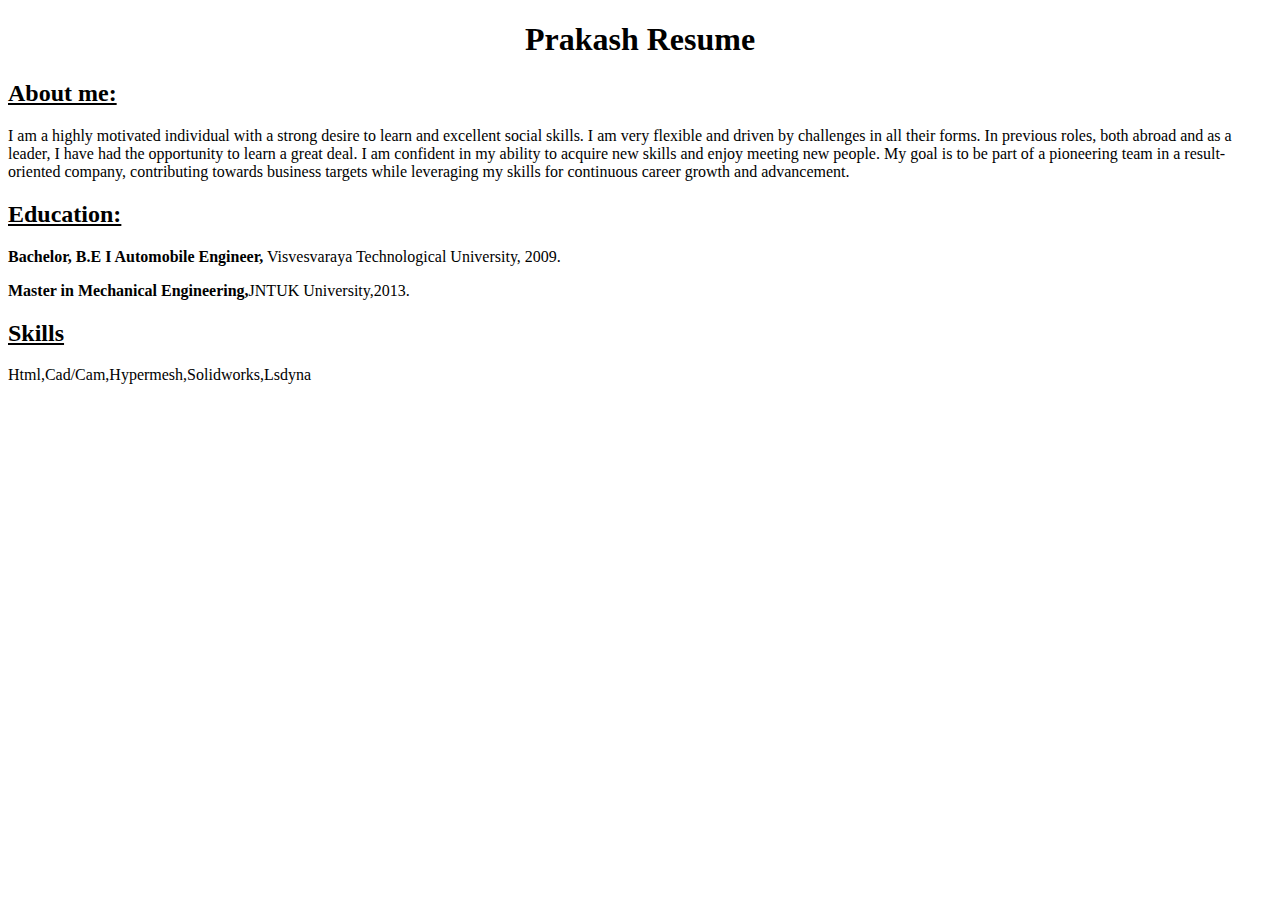
<file: index.html>
<!DOCTYPE html>
<html lang="en">
<head>
    <meta charset="UTF-8">
    <meta name="viewport" content="width=device-width, initial-scale=1.0">
    <title>Document</title>
</head>
<body>
    <h1><center>Prakash Resume</center></h1>
<h2><u>About me:</u></h2>
<p>I am a highly motivated individual with a strong desire to learn and excellent social skills. I am very flexible and driven by challenges in all their forms. In previous roles, both abroad and as a leader, I have had the opportunity to learn a great deal. I am confident in my ability to acquire new skills and enjoy meeting new people. My goal is to be part of a pioneering team in a result-oriented company, contributing towards business targets while leveraging my skills for continuous career growth and advancement.

</p>
<h2><u>Education:</u></h2>
<p><b>Bachelor, B.E I Automobile Engineer,</b> Visvesvaraya Technological University, 2009.</p>
<p><b>Master in Mechanical Engineering,</b>JNTUK University,2013.</p>
<h2><u>Skills</u></h2>
<p>Html,Cad/Cam,Hypermesh,Solidworks,Lsdyna</p>

</body>
</html>
</file>
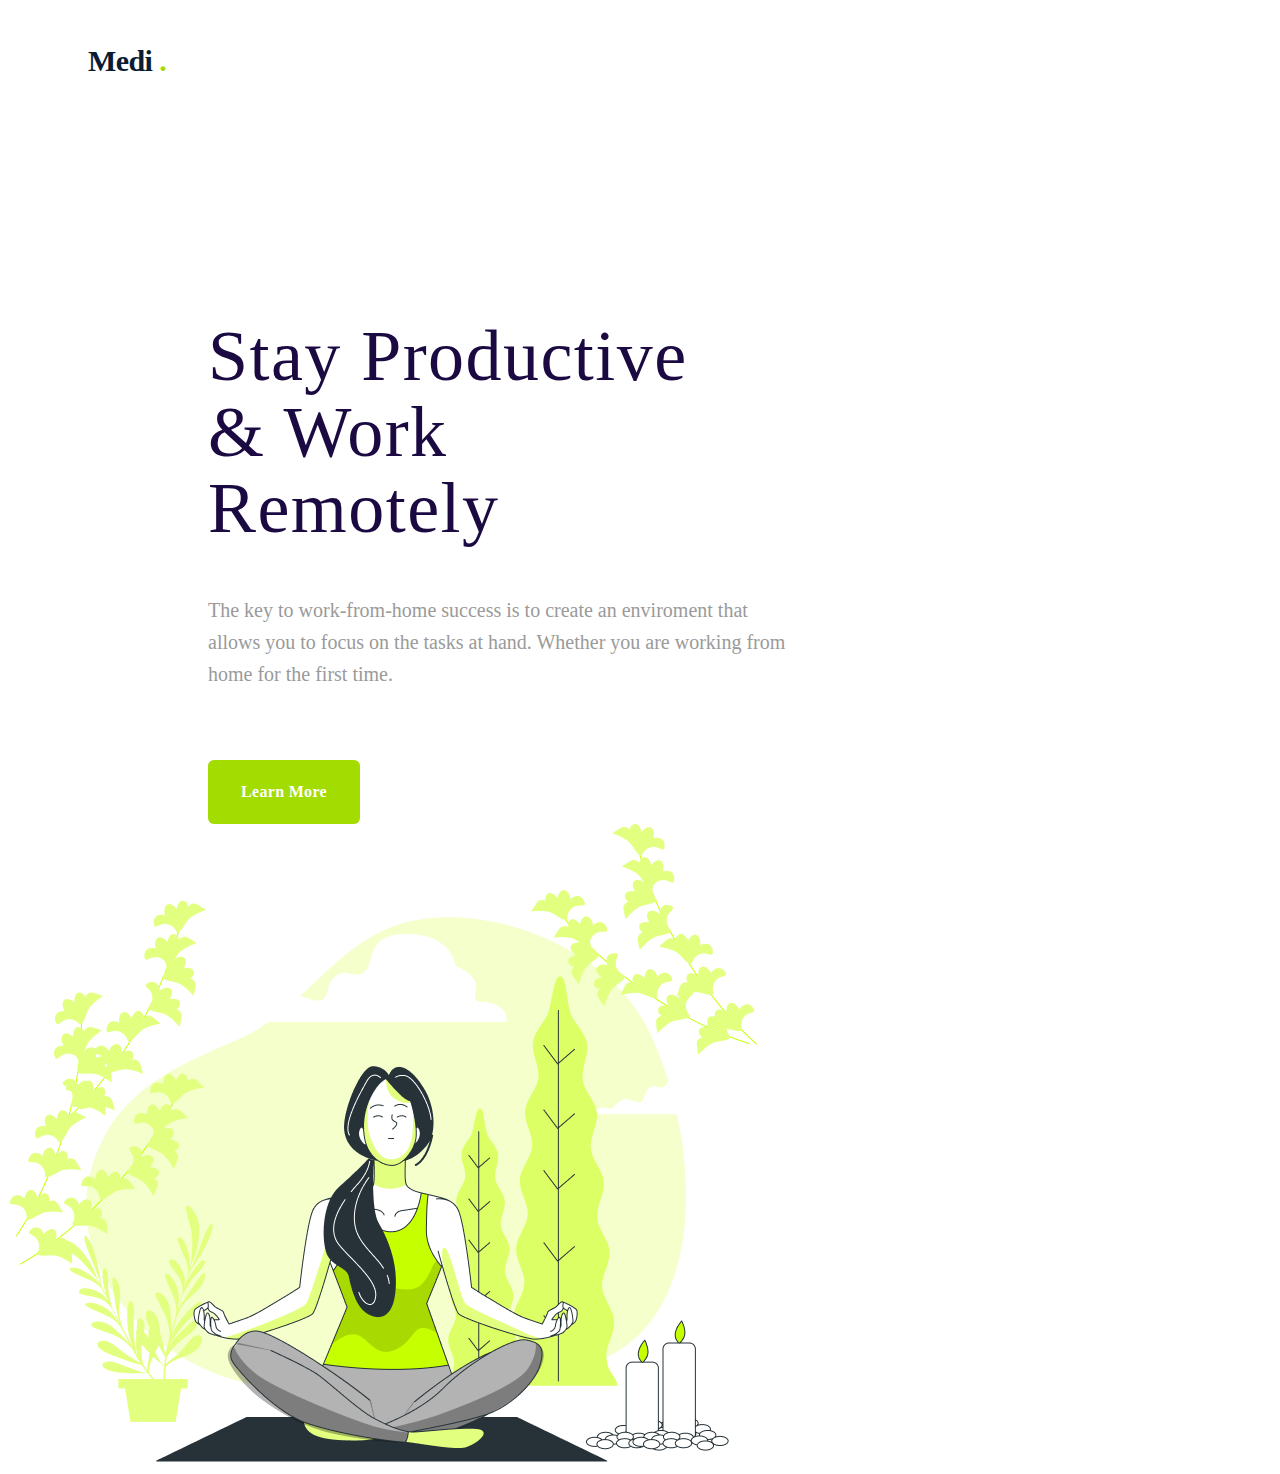
<file: figmapro/index.html>
<!DOCTYPE html>
<html lang="en">
<head>
    <meta charset="UTF-8">
    <meta name="viewport" content="width=device-width, initial-scale=1.0">
    <title>Document</title>
    <link rel="stylesheet" href="styles/index.css">
</head>
<body>
    <header>
        <h3 class="logo"> Medi <span class="logo-dot">.</span></h3>
    </header>
    <main>
        <section>
            <h1 class="main-title">Stay Productive &
            Work Remotely</h1>
            <p class="main-info">The key to work-from-home success is to create an 
                enviroment that allows you to focus on the tasks at hand. Whether you are working from home for the first time.</p>
            <button class="main-button">Learn More</button>
        </section>
        <section>
            <img src="images/yoga.png" alt="yoga">
        </section>
</main>
</body>
</html>
</file>
<file: figmapro/styles/index.css>
.logo{
    font-family: "Montserrat", serif;
    font-style: normal ;
    font-weight:bold ;
    font-size: 30px;
    line-height: 48px;
    letter-spacing: -0.02em;
    color: #0A1B32;
    margin-top: 37px;
    margin-left: 80px;

}
.logo-dot{
    color: #A3DC00;

}

section {
    display:inline-block;
}

h1{
    max-width: 495px;
    width: 100%;
    margin-top: 203px;
    margin-left: 200px;
    font-family: "Montserrat", serif;
    font-optical-sizing: Normal;
    font-weight: normal;
    font-size: 72px;
    font-style: normal;
    color: #1b0a42;;
    line-height: 76px;
    letter-spacing: 0.02em;
}
p{
    max-width: 583px;
    width: 100%;
    margin-top: 10px;
    margin-left: 200px;
    font-family: "Roboto", serif;
    font-optical-sizing: auto;
    font-weight: normal;
    font-style:normal;
    font-size: 20px;
    line-height: 32px;
    color: #9a9a9a;
}
.main-button{
    width: 152px;
    height: 64px;
    margin-top: 50px;
    margin-left: 200px;
    background-color: #A3DC00;
    border-radius: 6px;
    font-family: "Roboto", serif;
    font-optical-sizing: auto;
    font-weight: bold;
    font-style: normal;
    font-size: 16px;
    line-height: 32px;
    text-align: center;
    letter-spacing: 0.02em;
    color: #fff;
    border: none;
}
image{
    max-width: 756px;
    width: 100%;
    max-height: 638px;
    margin-left: 20px;
}
section{
   display: inline-block ;
}
</file>
